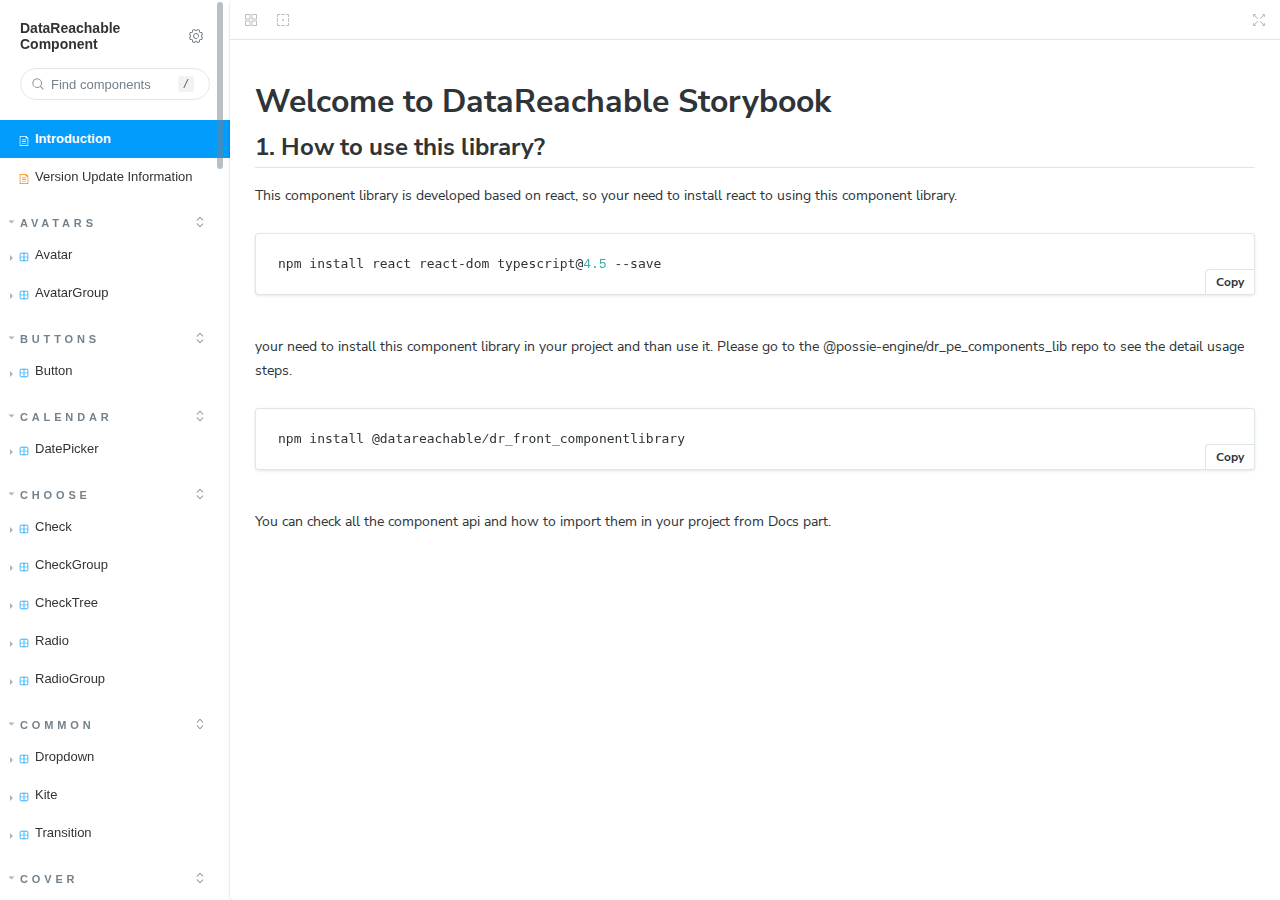
<file: index.html>
<!DOCTYPE html>
<html lang="en">
  <head>
    <meta charset="utf-8" />

    <title>@storybook/cli - Storybook</title>
    <meta name="viewport" content="width=device-width, initial-scale=1" />

    
    <link rel="icon" type="image/svg+xml" href="./favicon.svg" />
    
    <link
      rel="prefetch"
      href="./sb-common-assets/nunito-sans-regular.woff2"
      as="font"
      type="font/woff2"
      crossorigin
    />
    <link
      rel="prefetch"
      href="./sb-common-assets/nunito-sans-bold.woff2"
      as="font"
      type="font/woff2"
      crossorigin
    />
    <link rel="stylesheet" href="./sb-common-assets/fonts.css" />

    <link href="./sb-manager/runtime.mjs" rel="modulepreload" />

    
    <link href="./sb-addons/essentials-controls-0/manager-bundle.mjs" rel="modulepreload" />
    
    <link href="./sb-addons/essentials-backgrounds-1/manager-bundle.mjs" rel="modulepreload" />
    
    <link href="./sb-addons/essentials-viewport-2/manager-bundle.mjs" rel="modulepreload" />
    
    <link href="./sb-addons/essentials-toolbars-3/manager-bundle.mjs" rel="modulepreload" />
    
    <link href="./sb-addons/essentials-measure-4/manager-bundle.mjs" rel="modulepreload" />
    
    <link href="./sb-addons/essentials-outline-5/manager-bundle.mjs" rel="modulepreload" />
    
    <link href="./sb-addons/interactions-6/manager-bundle.mjs" rel="modulepreload" />
    
    <link href="./sb-addons/storybook-7/manager-bundle.mjs" rel="modulepreload" />
      <style>
    /* [role="main"] {
        box-shadow: none !important;
    }
    .sidebar-container {
        border-right: 1px solid rgba(0, 0, 0, 0.1);
    }
    [data-selected="true"] {
        background-color: rgba(71, 141, 165, 0.5) !important;
    }*/

    .sidebar-item {
        line-height: 2rem;
        align-items: center !important;
    }
  /* .   .sidebar-item:not([data-selected="true"]):hover {
        background-color: rgba(71, 141, 165, 0.1) !important;
    }
    .sidebar-item svg {
        margin-top: 0 !important;
    }
    .sidebar-item span {
        margin-top: 0 !important;
    }
    .sidebar-item ~ a {
        visibility: hidden;
        opacity: 0;
    }
    [role="main"] > [class*="css"] > [class*="css"]:nth-child(2) {
        display: none;
    } */
</style>
 

    <style>
      #storybook-root[hidden] {
        display: none !important;
      }
    </style>

    
  </head>
  <body>
    <div id="root"></div>

    
    <script>
      
        
          window['FEATURES'] = {
  "warnOnLegacyHierarchySeparator": true,
  "buildStoriesJson": false,
  "storyStoreV7": true,
  "argTypeTargetsV7": true,
  "legacyDecoratorFileOrder": false,
  "previewMdx2": true
};
        
      
        
          window['REFS'] = {};
        
      
        
          window['LOGLEVEL'] = "info";
        
      
        
          window['DOCS_OPTIONS'] = {
  "defaultName": "Docs",
  "autodocs": true
};
        
      
        
          window['CONFIG_TYPE'] = "PRODUCTION";
        
      
        
      
        
      
        
      
        
      
    </script>
    

    <script type="module">
      import './sb-manager/runtime.mjs';

      
      import './sb-addons/essentials-controls-0/manager-bundle.mjs';
      
      import './sb-addons/essentials-backgrounds-1/manager-bundle.mjs';
      
      import './sb-addons/essentials-viewport-2/manager-bundle.mjs';
      
      import './sb-addons/essentials-toolbars-3/manager-bundle.mjs';
      
      import './sb-addons/essentials-measure-4/manager-bundle.mjs';
      
      import './sb-addons/essentials-outline-5/manager-bundle.mjs';
      
      import './sb-addons/interactions-6/manager-bundle.mjs';
      
      import './sb-addons/storybook-7/manager-bundle.mjs';
      
    </script>

    <link href="./sb-preview/runtime.mjs" rel="prefetch" as="script" />
  </body>
</html>
</file>
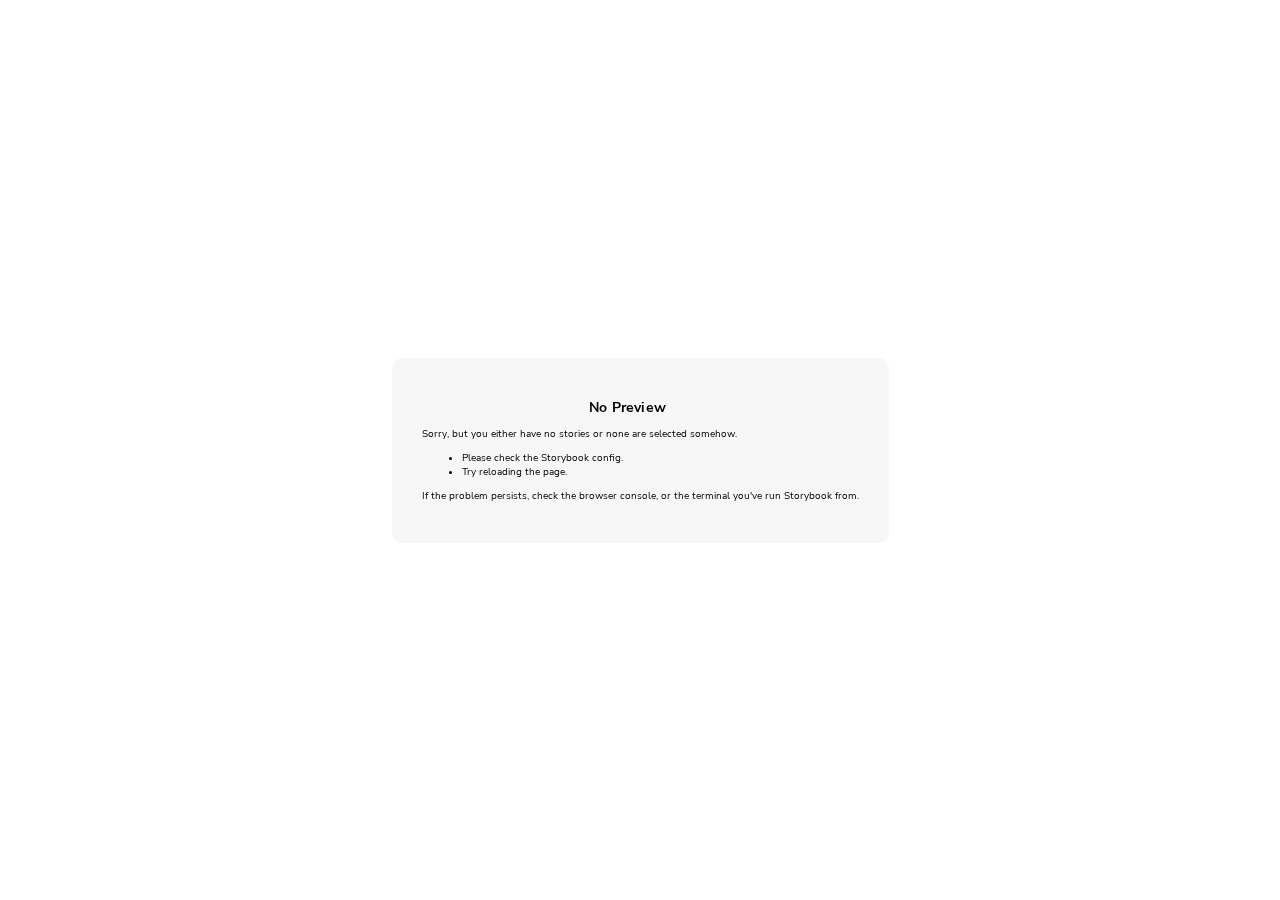
<file: iframe.html>
<!doctype html><html lang="en"><head><meta charset="utf-8"><title>Webpack App</title><meta name="viewport" content="width=device-width,initial-scale=1"><link rel="prefetch" href="./sb-common-assets/nunito-sans-regular.woff2" as="font" type="font/woff2" crossorigin><link rel="prefetch" href="./sb-common-assets/nunito-sans-italic.woff2" as="font" type="font/woff2" crossorigin><link rel="prefetch" href="./sb-common-assets/nunito-sans-bold.woff2" as="font" type="font/woff2" crossorigin><link rel="prefetch" href="./sb-common-assets/nunito-sans-bold-italic.woff2" as="font" type="font/woff2" crossorigin><link rel="stylesheet" href="./sb-common-assets/fonts.css"><base target="_parent"><style>/* While we aren't showing the main block yet, but still preparing, we want everything the user
     has rendered, which may or may not be in #storybook-root, to be display none */
  .sb-show-preparing-story:not(.sb-show-main) > :not(.sb-preparing-story) {
    display: none;
  }

  .sb-show-preparing-docs:not(.sb-show-main) > :not(.sb-preparing-docs) {
    display: none;
  }

  /* Hide our own blocks when we aren't supposed to be showing them */
  :not(.sb-show-preparing-story) > .sb-preparing-story,
  :not(.sb-show-preparing-docs) > .sb-preparing-docs,
  :not(.sb-show-nopreview) > .sb-nopreview,
  :not(.sb-show-errordisplay) > .sb-errordisplay {
    display: none;
  }

  .sb-show-main.sb-main-centered {
    margin: 0;
    display: flex;
    align-items: center;
    min-height: 100vh;
  }

  .sb-show-main.sb-main-centered #storybook-root {
    box-sizing: border-box;
    margin: auto;
    padding: 1rem;
    max-height: 100%; /* Hack for centering correctly in IE11 */
  }

  /* Vertical centering fix for IE11 */
  @media screen and (-ms-high-contrast: none), (-ms-high-contrast: active) {
    .sb-show-main.sb-main-centered:after {
      content: '';
      min-height: inherit;
      font-size: 0;
    }
  }

  .sb-show-main.sb-main-fullscreen {
    margin: 0;
    padding: 0;
    display: block;
  }

  .sb-show-main.sb-main-padded {
    margin: 0;
    padding: 1rem;
    display: block;
    box-sizing: border-box;
  }

  .sb-wrapper {
    position: fixed;
    top: 0;
    bottom: 0;
    left: 0;
    right: 0;
    padding: 20px;
    font-family: 'Nunito Sans', -apple-system, '.SFNSText-Regular', 'San Francisco',
      BlinkMacSystemFont, 'Segoe UI', 'Helvetica Neue', Helvetica, Arial, sans-serif;
    -webkit-font-smoothing: antialiased;
    overflow: auto;
  }

  .sb-heading {
    font-size: 14px;
    font-weight: 600;
    letter-spacing: 0.2px;
    margin: 10px 0;
    padding-right: 25px;
  }

  .sb-nopreview {
    display: flex;
    align-content: center;
    justify-content: center;
  }

  .sb-nopreview_main {
    margin: auto;
    padding: 30px;
    border-radius: 10px;
    background: rgba(0, 0, 0, 0.03);
  }

  .sb-nopreview_heading {
    text-align: center;
  }

  .sb-errordisplay {
    border: 20px solid rgb(187, 49, 49);
    background: #222;
    color: #fff;
    z-index: 999999;
  }

  .sb-errordisplay_code {
    padding: 10px;
    background: #000;
    color: #eee;
    font-family: 'Operator Mono', 'Fira Code Retina', 'Fira Code', 'FiraCode-Retina', 'Andale Mono',
      'Lucida Console', Consolas, Monaco, monospace;
  }

  .sb-errordisplay pre {
    white-space: pre-wrap;
  }

  @-webkit-keyframes sb-rotate360 {
    from {
      transform: rotate(0deg);
    }
    to {
      transform: rotate(360deg);
    }
  }
  @keyframes sb-rotate360 {
    from {
      transform: rotate(0deg);
    }
    to {
      transform: rotate(360deg);
    }
  }
  @-webkit-keyframes sb-glow {
    0%,
    100% {
      opacity: 1;
    }
    50% {
      opacity: 0.4;
    }
  }
  @keyframes sb-glow {
    0%,
    100% {
      opacity: 1;
    }
    50% {
      opacity: 0.4;
    }
  }

  /* We display the preparing loaders *over* the rendering story */
  .sb-preparing-story,
  .sb-preparing-docs {
    background-color: white;
    /* Maximum possible z-index. It would be better to use stacking contexts to ensure it's always
    on top, but this isn't possible as it would require making CSS changes that could affect user code */
    z-index: 2147483647;
  }

  .sb-loader {
    -webkit-animation: sb-rotate360 0.7s linear infinite;
    animation: sb-rotate360 0.7s linear infinite;
    border-color: rgba(97, 97, 97, 0.29);
    border-radius: 50%;
    border-style: solid;
    border-top-color: #646464;
    border-width: 2px;
    display: inline-block;
    height: 32px;
    left: 50%;
    margin-left: -16px;
    margin-top: -16px;
    mix-blend-mode: difference;
    overflow: hidden;
    position: absolute;
    top: 50%;
    transition: all 200ms ease-out;
    vertical-align: top;
    width: 32px;
    z-index: 4;
  }

  .sb-previewBlock {
    background: #fff;
    border: 1px solid rgba(0, 0, 0, 0.1);
    border-radius: 4px;
    box-shadow: rgba(0, 0, 0, 0.1) 0 1px 3px 0;
    margin: 25px auto 40px;
    max-width: 600px;
  }

  .sb-previewBlock_header {
    align-items: center;
    box-shadow: rgba(0, 0, 0, 0.1) 0 -1px 0 0 inset;
    display: flex;
    gap: 14px;
    height: 40px;
    padding: 0 12px;
  }

  .sb-previewBlock_icon {
    -webkit-animation: sb-glow 1.5s ease-in-out infinite;
    animation: sb-glow 1.5s ease-in-out infinite;
    background: #e6e6e6;
    height: 14px;
    width: 14px;
  }
  .sb-previewBlock_icon:last-child {
    margin-left: auto;
  }

  .sb-previewBlock_body {
    -webkit-animation: sb-glow 1.5s ease-in-out infinite;
    animation: sb-glow 1.5s ease-in-out infinite;
    height: 182px;
    position: relative;
  }

  .sb-argstableBlock {
    border-collapse: collapse;
    border-spacing: 0;
    font-size: 13px;
    line-height: 20px;
    margin: 25px auto 40px;
    max-width: 600px;
    text-align: left;
    width: 100%;
  }
  .sb-argstableBlock th:first-of-type,
  .sb-argstableBlock td:first-of-type {
    padding-left: 20px;
  }
  .sb-argstableBlock th:nth-of-type(2),
  .sb-argstableBlock td:nth-of-type(2) {
    width: 35%;
  }
  .sb-argstableBlock th:nth-of-type(3),
  .sb-argstableBlock td:nth-of-type(3) {
    width: 15%;
  }
  .sb-argstableBlock th:last-of-type,
  .sb-argstableBlock td:last-of-type {
    width: 25%;
    padding-right: 20px;
  }
  .sb-argstableBlock th span,
  .sb-argstableBlock td span {
    -webkit-animation: sb-glow 1.5s ease-in-out infinite;
    animation: sb-glow 1.5s ease-in-out infinite;
    background-color: rgba(0, 0, 0, 0.1);
    border-radius: 0;
    box-shadow: none;
    color: transparent;
  }
  .sb-argstableBlock th {
    padding: 10px 15px;
  }

  .sb-argstableBlock-body {
    border-radius: 4px;
    box-shadow: rgba(0, 0, 0, 0.1) 0 1px 3px 1px, rgba(0, 0, 0, 0.065) 0 0 0 1px;
  }
  .sb-argstableBlock-body tr {
    background: transparent;
    overflow: hidden;
  }
  .sb-argstableBlock-body tr:not(:first-child) {
    border-top: 1px solid #e6e6e6;
  }
  .sb-argstableBlock-body tr:first-child td:first-child {
    border-top-left-radius: 4px;
  }
  .sb-argstableBlock-body tr:first-child td:last-child {
    border-top-right-radius: 4px;
  }
  .sb-argstableBlock-body tr:last-child td:first-child {
    border-bottom-left-radius: 4px;
  }
  .sb-argstableBlock-body tr:last-child td:last-child {
    border-bottom-right-radius: 4px;
  }
  .sb-argstableBlock-body td {
    background: #fff;
    padding-bottom: 10px;
    padding-top: 10px;
    vertical-align: top;
  }
  .sb-argstableBlock-body td:not(:first-of-type) {
    padding-left: 15px;
    padding-right: 15px;
  }
  .sb-argstableBlock-body button {
    -webkit-animation: sb-glow 1.5s ease-in-out infinite;
    animation: sb-glow 1.5s ease-in-out infinite;
    background-color: rgba(0, 0, 0, 0.1);
    border: 0;
    border-radius: 0;
    box-shadow: none;
    color: transparent;
    display: inline;
    font-size: 12px;
    line-height: 1;
    padding: 10px 16px;
  }

  .sb-argstableBlock-summary {
    margin-top: 4px;
  }

  .sb-argstableBlock-code {
    margin-right: 4px;
    margin-bottom: 4px;
    padding: 2px 5px;
  }</style><script>/* globals window */
  /* eslint-disable no-underscore-dangle */
  try {
    if (window.top !== window) {
      window.__REACT_DEVTOOLS_GLOBAL_HOOK__ = window.top.__REACT_DEVTOOLS_GLOBAL_HOOK__;
      window.__VUE_DEVTOOLS_GLOBAL_HOOK__ = window.top.__VUE_DEVTOOLS_GLOBAL_HOOK__;
      window.top.__VUE_DEVTOOLS_CONTEXT__ = window.document;
    }
  } catch (e) {
    // eslint-disable-next-line no-console
    console.warn('unable to connect to top frame for connecting dev tools');
  }</script><link rel="preconnect" href="https://fonts.googleapis.com"><link rel="preconnect" href="https://fonts.gstatic.com" crossorigin><link href="https://fonts.googleapis.com/css2?family=Roboto:ital,wght@0,100;0,300;0,400;0,500;0,700;0,900;1,100;1,300;1,400;1,500;1,700;1,900&display=swap" rel="stylesheet"><link rel="stylesheet" href="https://necolas.github.io/normalize.css/8.0.1/normalize.css"><style>a[title="Open canvas in new tab"] {
        padding: 0px 7px !important;
    }
    .sbdocs-preview {
        box-shadow: none !important;
    }
    .sbdocs-preview:hover {
        box-shadow: rgb(0 0 0 / 10%) 0 1px 3px 0;
    }</style><link href="static/css/main.937807e3.css" rel="stylesheet"><style>#storybook-root[hidden],
      #storybook-docs[hidden] {
        display: none !important;
      }</style></head><body><div id="custom-root"></div><style>html {
        font-size: 10px !important;
    }</style><div class="sb-preparing-story sb-wrapper"><div class="sb-loader"></div></div><div class="sb-preparing-docs sb-wrapper"><div class="sb-previewBlock"><div class="sb-previewBlock_header"><div class="sb-previewBlock_icon"></div><div class="sb-previewBlock_icon"></div><div class="sb-previewBlock_icon"></div><div class="sb-previewBlock_icon"></div></div><div class="sb-previewBlock_body"><div class="sb-loader"></div></div></div><table aria-hidden="true" class="sb-argstableBlock"><thead class="sb-argstableBlock-head"><tr><th><span>Name</span></th><th><span>Description</span></th><th><span>Default</span></th><th><span>Control</span></th></tr></thead><tbody class="sb-argstableBlock-body"><tr><td><span>propertyName</span><span title="Required">*</span></td><td><div><span>This is a short description</span></div><div class="sb-argstableBlock-summary"><div><span class="sb-argstableBlock-code">summary</span></div></div></td><td><div><span class="sb-argstableBlock-code">defaultValue</span></div></td><td><button>Set string</button></td></tr><tr><td><span>propertyName</span><span>*</span></td><td><div><span>This is a short description</span></div><div class="sb-argstableBlock-summary"><div><span class="sb-argstableBlock-code">summary</span></div></div></td><td><div><span class="sb-argstableBlock-code">defaultValue</span></div></td><td><button>Set string</button></td></tr><tr><td><span>propertyName</span><span>*</span></td><td><div><span>This is a short description</span></div><div class="sb-argstableBlock-summary"><div><span class="sb-argstableBlock-code">summary</span></div></div></td><td><div><span class="sb-argstableBlock-code">defaultValue</span></div></td><td><button>Set string</button></td></tr></tbody></table></div><div class="sb-nopreview sb-wrapper"><div class="sb-nopreview_main"><h1 class="sb-nopreview_heading sb-heading">No Preview</h1><p>Sorry, but you either have no stories or none are selected somehow.</p><ul><li>Please check the Storybook config.</li><li>Try reloading the page.</li></ul><p>If the problem persists, check the browser console, or the terminal you've run Storybook from.</p></div></div><div class="sb-errordisplay sb-wrapper"><pre id="error-message" class="sb-heading"></pre><pre class="sb-errordisplay_code"><code id="error-stack"></code></pre></div><div id="storybook-root"></div><div id="storybook-docs"></div><script>window['CONFIG_TYPE'] = "PRODUCTION";
          
      
          
            window['LOGLEVEL'] = "info";
          
      
          
            window['FRAMEWORK_OPTIONS'] = {"name":"@storybook/react-webpack5","options":{"legacyRootApi":true,"strictMode":true}};
          
      
          
      
          
            window['FEATURES'] = {"warnOnLegacyHierarchySeparator":true,"buildStoriesJson":false,"storyStoreV7":true,"argTypeTargetsV7":true,"legacyDecoratorFileOrder":false,"previewMdx2":true};
          
      
          
      
          
            window['STORIES'] = [{"titlePrefix":"","directory":"./src","files":"**/*.stories.mdx","importPathMatcher":"^\\.[\\\\/](?:src(?:[\\\\/](?!\\.)(?:(?:(?!(?:^|[\\\\/])\\.).)*?)[\\\\/]|[\\\\/]|$)(?!\\.)(?=.)[^\\\\/]*?\\.stories\\.mdx)$"},{"titlePrefix":"","directory":"./src","files":"**/*.stories.@(js|jsx|ts|tsx)","importPathMatcher":"^\\.[\\\\/](?:src(?:[\\\\/](?!\\.)(?:(?:(?!(?:^|[\\\\/])\\.).)*?)[\\\\/]|[\\\\/]|$)(?!\\.)(?=.)[^\\\\/]*?\\.stories\\.(js|jsx|ts|tsx))$"}];
          
      
          
            window['DOCS_OPTIONS'] = {"defaultName":"Docs","autodocs":true};</script><script type="module">import './sb-preview/runtime.mjs';

      
      import './runtime~main.250219a6.iframe.bundle.js';
      
      import './7068.5e733155.iframe.bundle.js';
      
      import './main.1b673a63.iframe.bundle.js';</script></body></html>
</file>
<file: sb-common-assets/fonts.css>
@font-face {
  font-family: 'Nunito Sans';
  font-style: normal;
  font-weight: 400;
  font-display: swap;
  src: url('./nunito-sans-regular.woff2') format('woff2');
}

@font-face {
  font-family: 'Nunito Sans';
  font-style: italic;
  font-weight: 400;
  font-display: swap;
  src: url('./nunito-sans-italic.woff2') format('woff2');
}

@font-face {
  font-family: 'Nunito Sans';
  font-style: normal;
  font-weight: 700;
  font-display: swap;
  src: url('./nunito-sans-bold.woff2') format('woff2');
}

@font-face {
  font-family: 'Nunito Sans';
  font-style: italic;
  font-weight: 700;
  font-display: swap;
  src: url('./nunito-sans-bold-italic.woff2') format('woff2');
}
</file>
<file: static/css/main.937807e3.css>
/*
 * puhui font
 */

@font-face {
    font-family: "alipuhui";
    src: url(../../0c5432031c45b95fe079.ttf);
    font-weight: 300;
    font-display: swap;
    font-stretch: normal;
}

@font-face {
    font-family: "alipuhui";
    src: url(../../5a49861b645cd23ce502.ttf);
    font-weight: 400;
    font-display: swap;
    font-stretch: normal;
}

@font-face {
    font-family: "alipuhui";
    src: url(../../11cbd0471c204d977833.ttf);
    font-weight: 500;
    font-display: swap;
    font-stretch: normal;
}

@font-face {
    font-family: "alipuhui";
    src: url(../../c978fb586877bf9c6f7a.ttf);
    font-weight: 700;
    font-display: swap;
    font-stretch: normal;
}

@font-face {
    font-family: "alipuhui";
    src: url(../../402cadb1fa847cf788d7.ttf);
    font-weight: 900;
    font-display: swap;
    font-stretch: normal;
}

.font-puhui {
    font-family: "alipuhui", sans-serif;
}

/*
 * Roboto font
 */

@font-face {
    font-family: "Roboto";
    src: url(../../b4406591aab9e645cc8d.woff2) format("woff2"),
        url(../../998c0f3035b836f0b6a6.woff) format("woff"),
        url(../../6df492a597b9ca4fe584.opentype) format("opentype");
    font-display: swap;
    font-style: normal;
    font-weight: 900;
    font-stretch: normal;
}

@font-face {
    font-family: "Roboto";
    src: url(../../953c79bc7cd4f4c436f0.woff2) format("woff2"),
        url(../../3e4cfc1c0f8f3997b06f.woff) format("woff"),
        url(../../6c2ec8a3b335afae6677.opentype) format("opentype");
    font-display: swap;
    font-style: italic;
    font-weight: 900;
    font-stretch: normal;
}

@font-face {
    font-family: "Roboto";
    src: url(../../17d8ecab10509943ce25.woff2) format("woff2"),
        url(../../9472d22ca273b0b4c432.woff) format("woff"),
        url(../../4aa6615aa86e8985c122.opentype) format("opentype");
    font-display: swap;
    font-style: normal;
    font-weight: 700;
    font-stretch: normal;
}

@font-face {
    font-family: "Roboto";
    src: url(../../2f42b5d7cfd4b96e04ea.woff2) format("woff2"),
        url(../../739819ee3d9ae01c8d63.woff) format("woff"),
        url(../../079880b12b57c8681720.opentype) format("opentype");
    font-display: swap;
    font-style: italic;
    font-weight: 700;
    font-stretch: normal;
}

@font-face {
    font-family: "Roboto";
    src: url(../../6652612e84efcca7dc6a.woff2) format("woff2"),
        url(../../63c66dd9b8618f0389b3.woff) format("woff"),
        url(../../5c2d5287f0946e90d99d.opentype) format("opentype");
    font-display: swap;
    font-style: italic;
    font-weight: 400;
    font-stretch: normal;
}

@font-face {
    font-family: "Roboto";
    src: url(../../d24780014f7128293b3c.woff2) format("woff2"),
        url(../../68bbcdfd8113934d101f.woff) format("woff"),
        url(../../73b5d34114f7ad4157c0.opentype) format("opentype");
    font-display: swap;
    font-style: normal;
    font-weight: 300;
    font-stretch: normal;
}

@font-face {
    font-family: "Roboto";
    src: url(../../d223f9caa227e9e284ae.woff2) format("woff2"),
        url(../../a7bde3d95755a9b7912c.woff) format("woff"),
        url(../../8a1230ce74842583c3fb.opentype) format("opentype");
    font-display: swap;
    font-style: italic;
    font-weight: 300;
    font-stretch: normal;
}

@font-face {
    font-family: "Roboto";
    src: url(../../62716ae8a24fce949c52.woff2) format("woff2"),
        url(../../1bec2a2d34899567d39f.woff) format("woff"),
        url(../../07fbe53cc058fdc75cf6.opentype) format("opentype");
    font-display: swap;
    font-style: normal;
    font-weight: 500;
    font-stretch: normal;
}

@font-face {
    font-family: "Roboto";
    src: url(../../abbf289f402941ba3120.woff2) format("woff2"),
        url(../../b1b18b90aaac07e8b8bd.woff) format("woff"),
        url(../../dc3f64ac48996dac54f8.opentype) format("opentype");
    font-display: swap;
    font-style: italic;
    font-weight: 500;
    font-stretch: normal;
}

@font-face {
    font-family: "Roboto";
    src: url(../../93bf55ccc1498c7bb258.woff2) format("woff2"),
        url(../../7c51adeda2308b035de7.woff) format("woff"),
        url(../../09bcc5991e1c82f64bb3.opentype) format("opentype");
    font-display: swap;
    font-style: normal;
    font-weight: 400;
    font-stretch: normal;
}

@font-face {
    font-family: "Roboto";
    src: url(../../f7be8d396ab6a3e4be7e.woff2) format("woff2"),
        url(../../055f467f64c9f982e6f4.woff) format("woff"),
        url(../../085f8549bbbb4a5fceea.opentype) format("opentype");
    font-display: swap;
    font-style: normal;
    font-weight: 200;
    font-stretch: normal;
}

@font-face {
    font-family: "Roboto";
    src: url(../../af0429864e213d4df3ce.woff2) format("woff2"),
        url(../../c5f1088c9afcc4458cf0.woff) format("woff"),
        url(../../7534590ced980190aa1a.opentype) format("opentype");
    font-display: swap;
    font-style: italic;
    font-weight: 200;
    font-stretch: normal;
}

.font-roboto {
    font-family: "Roboto", sans-serif;
}


/*# sourceMappingURL=main.937807e3.css.map*/
</file>
